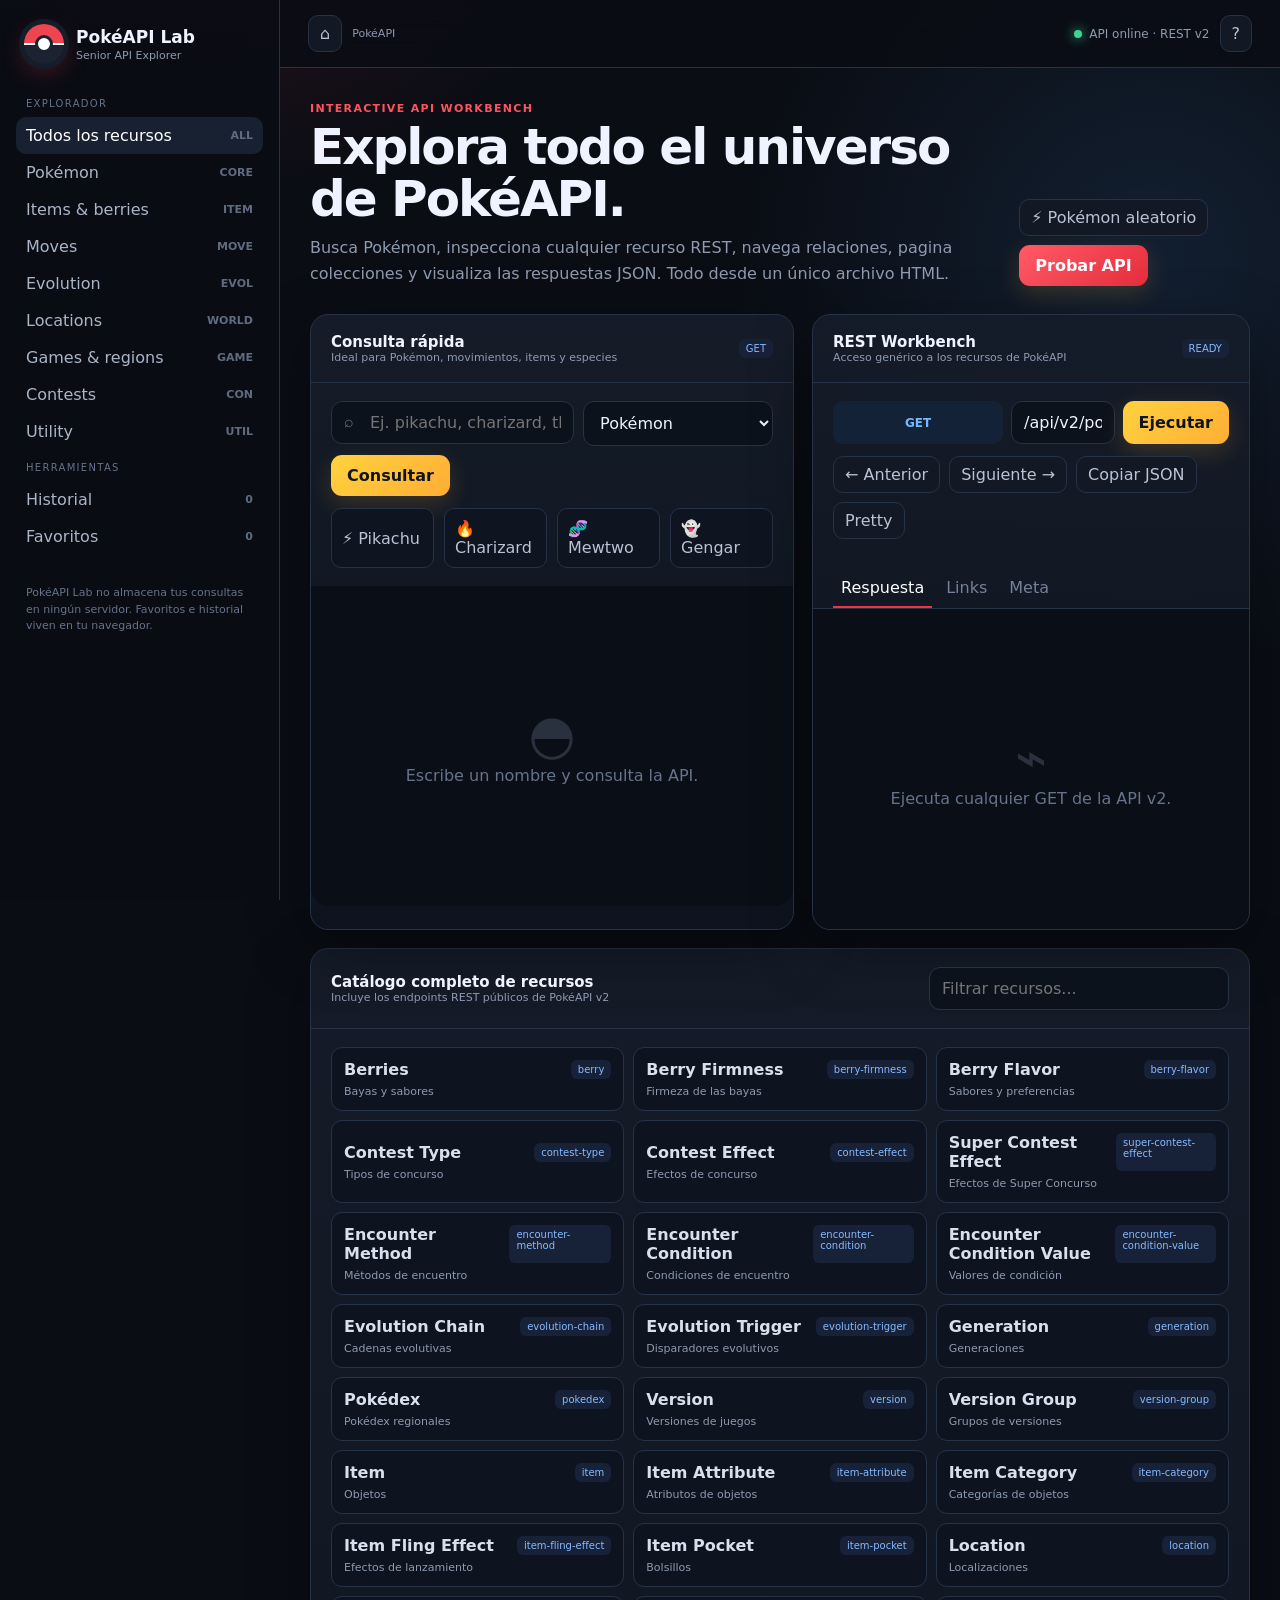
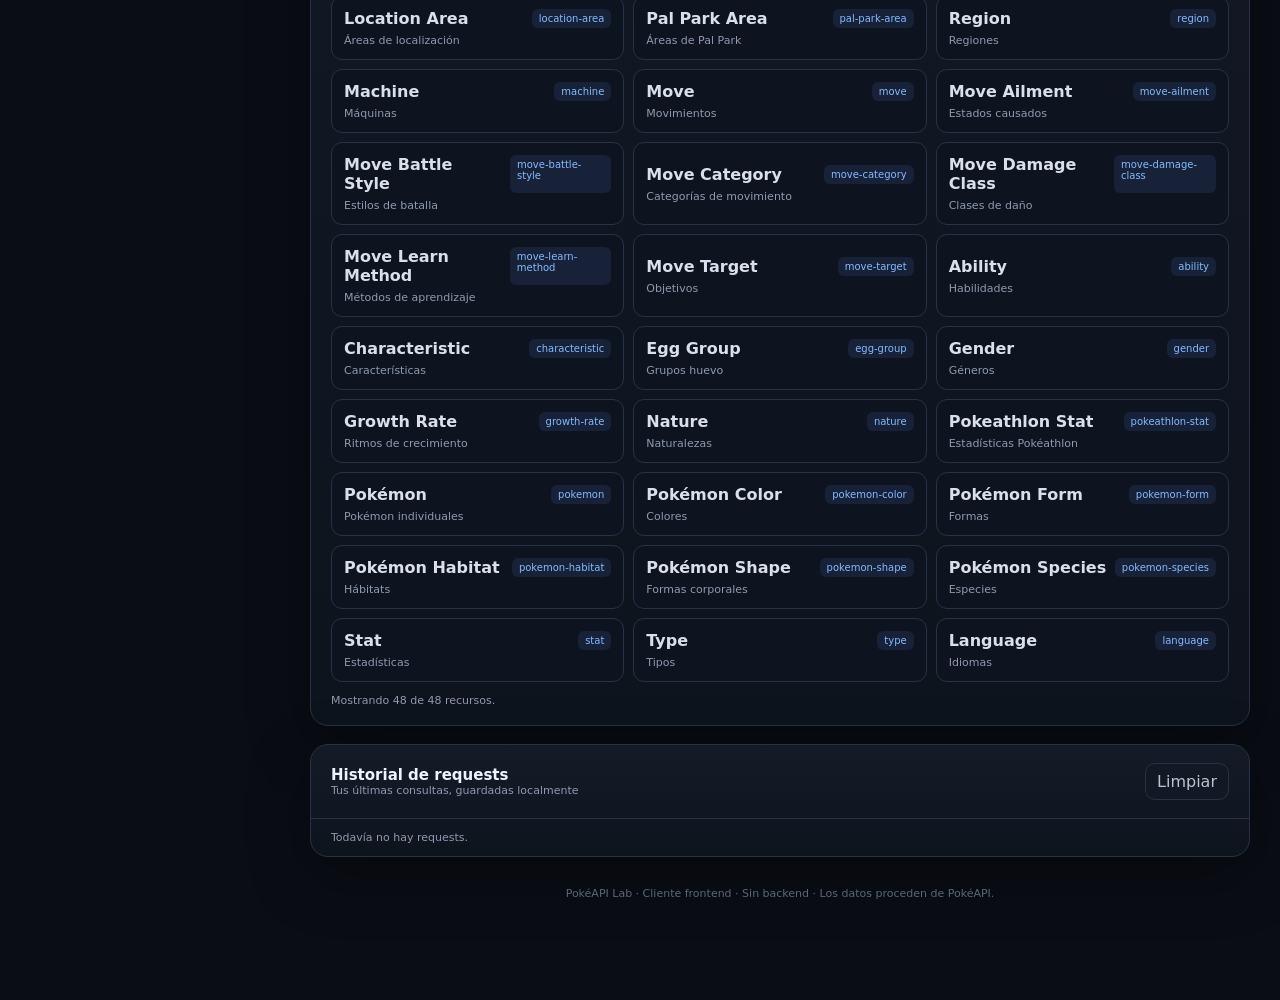
<file: index.html>
<!DOCTYPE html>
<html lang="es">
<head>
<meta charset="UTF-8">
<meta name="viewport" content="width=device-width, initial-scale=1.0">
<title>PokéAPI Lab — API Explorer</title>
<meta name="description" content="Explorador completo y visual de PokéAPI: recursos, búsquedas, paginación, JSON, historial y favoritos.">
<style>
:root{
  --bg:#0a0d14; --panel:#111722; --panel2:#151c29; --border:#263246;
  --text:#eef3ff; --muted:#8e9ab0; --red:#ef3340; --red2:#ff5360;
  --yellow:#ffd23f; --blue:#4da3ff; --green:#42d392; --purple:#a98cff;
  --shadow:0 18px 60px rgba(0,0,0,.35); --radius:18px;
}
*{box-sizing:border-box}
html{scroll-behavior:smooth}
body{
  margin:0;background:
  radial-gradient(circle at 15% -10%,rgba(239,51,64,.18),transparent 30rem),
  radial-gradient(circle at 90% 10%,rgba(77,163,255,.12),transparent 26rem),var(--bg);
  color:var(--text);font-family:Inter,ui-sans-serif,system-ui,-apple-system,BlinkMacSystemFont,"Segoe UI",sans-serif;
}
button,input,select{font:inherit}
button{cursor:pointer}
.app{min-height:100vh;display:grid;grid-template-columns:280px 1fr}
.sidebar{
  position:sticky;top:0;height:100vh;overflow:auto;border-right:1px solid var(--border);
  background:rgba(10,13,20,.88);backdrop-filter:blur(18px);padding:22px 16px;
}
.brand{display:flex;align-items:center;gap:12px;margin:2px 8px 22px}
.ball{
  width:40px;height:40px;border-radius:50%;position:relative;
  background:linear-gradient(#f04450 0 47%,#f3f6fb 47% 53%,#1b2330 53%);
  box-shadow:0 0 0 5px #161d2a,0 8px 25px rgba(239,51,64,.28);
}
.ball:after{content:"";position:absolute;width:12px;height:12px;border-radius:50%;background:#fff;border:3px solid #1b2330;left:11px;top:11px}
.brand strong{font-size:17px}.brand span{display:block;color:var(--muted);font-size:11px;margin-top:2px}
.nav-title{font-size:10px;text-transform:uppercase;letter-spacing:.13em;color:#65738b;padding:12px 10px 8px}
.nav-btn{
  width:100%;border:0;background:transparent;color:#aab5c8;text-align:left;padding:9px 10px;border-radius:10px;
  display:flex;align-items:center;justify-content:space-between;transition:.18s
}
.nav-btn:hover,.nav-btn.active{background:#182131;color:#fff}.nav-btn b{font-size:11px;color:#5f6c80}
.sidebar-footer{margin-top:20px;padding:10px;color:#65738b;font-size:11px;line-height:1.5}
.main{min-width:0}
.topbar{
  position:sticky;top:0;z-index:10;height:68px;border-bottom:1px solid var(--border);
  background:rgba(10,13,20,.82);backdrop-filter:blur(18px);display:flex;align-items:center;gap:10px;padding:0 28px;
}
.api-status{display:flex;align-items:center;gap:7px;color:var(--muted);font-size:12px;margin-left:auto}
.dot{width:8px;height:8px;border-radius:50%;background:var(--green);box-shadow:0 0 12px var(--green)}
.icon-btn,.ghost{
  border:1px solid var(--border);background:#121925;color:#b9c3d4;border-radius:10px;padding:8px 11px
}
.icon-btn:hover,.ghost:hover{border-color:#40506b;color:#fff}
.content{max-width:1500px;margin:0 auto;padding:34px 30px 70px}
.hero{display:flex;justify-content:space-between;gap:24px;align-items:end;margin-bottom:28px}
.eyebrow{color:var(--red2);font-weight:800;letter-spacing:.12em;text-transform:uppercase;font-size:11px}
h1{font-size:clamp(30px,4vw,50px);line-height:1.03;margin:7px 0 10px;letter-spacing:-.04em}
.hero p{color:var(--muted);max-width:720px;margin:0;line-height:1.6}
.hero-actions{display:flex;gap:9px;flex-wrap:wrap}
.card{
  background:linear-gradient(180deg,rgba(21,28,41,.95),rgba(14,20,30,.96));
  border:1px solid var(--border);border-radius:var(--radius);box-shadow:var(--shadow)
}
.grid{display:grid;grid-template-columns:1.05fr .95fr;gap:18px}
.card-head{padding:18px 20px;border-bottom:1px solid var(--border);display:flex;justify-content:space-between;gap:15px;align-items:center}
.card-head h2{font-size:15px;margin:0}.sub{font-size:11px;color:var(--muted)}
.controls{padding:18px 20px}
.row{display:flex;gap:9px;flex-wrap:wrap}
.input,.select{
  width:100%;border:1px solid var(--border);background:#0c121c;color:#edf3ff;padding:11px 12px;border-radius:11px;outline:0
}
.input:focus,.select:focus{border-color:#4c6385;box-shadow:0 0 0 3px rgba(77,163,255,.08)}
.search-wrap{position:relative;flex:1;min-width:220px}
.search-wrap .input{padding-left:38px}
.search-icon{position:absolute;left:13px;top:11px;color:#65738b}
.primary{
  border:0;border-radius:11px;padding:11px 16px;color:#10141c;font-weight:800;
  background:linear-gradient(135deg,#ffd23f,#ffae35);box-shadow:0 8px 24px rgba(255,174,53,.18)
}
.primary:hover{transform:translateY(-1px)}
.red-btn{background:linear-gradient(135deg,#ff5a66,#e72e3c);color:#fff}
.quick{display:grid;grid-template-columns:repeat(4,1fr);gap:10px;margin-top:12px}
.quick button{border:1px solid var(--border);background:#0e1520;color:#b9c3d4;padding:10px;border-radius:10px;text-align:left}
.quick button:hover{border-color:#475a78;color:#fff}
.result{
  min-height:320px;max-height:680px;overflow:auto;padding:18px 20px;
  background:#0a0f17;border-radius:0 0 var(--radius) var(--radius)
}
.empty{min-height:280px;display:grid;place-items:center;text-align:center;color:#65738b}
.empty .poke{font-size:54px;opacity:.35}
pre{margin:0;font:12px/1.65 "SFMono-Regular",Consolas,monospace;color:#c9d4e8;white-space:pre-wrap;word-break:break-word}
.json-key{color:#82b6ff}.json-string{color:#9be6a8}.json-number{color:#ffd27d}
.endpoint-bar{display:grid;grid-template-columns:170px 1fr auto;gap:8px;margin-bottom:12px}
.method{display:grid;place-items:center;border-radius:10px;background:#142237;color:#75b8ff;font-weight:900;font-size:12px}
.endpoint{font:12px monospace;color:#aebbd0;background:#0c121c;border:1px solid var(--border);padding:11px;border-radius:10px;overflow:hidden;text-overflow:ellipsis;white-space:nowrap}
.small{font-size:11px;color:var(--muted)}
.stats{display:grid;grid-template-columns:repeat(4,1fr);gap:10px;margin-top:12px}
.stat{background:#0e1520;border:1px solid var(--border);padding:13px;border-radius:12px}.stat b{display:block;font-size:20px}.stat span{font-size:10px;color:var(--muted)}
.pokemon-card{display:grid;grid-template-columns:160px 1fr;gap:22px;align-items:center}
.poke-art{height:180px;border-radius:18px;background:radial-gradient(circle,#24324b,#101722);display:grid;place-items:center}
.poke-art img{width:155px;height:155px;image-rendering:auto;filter:drop-shadow(0 16px 15px rgba(0,0,0,.45))}
.poke-name{font-size:29px;font-weight:900;text-transform:capitalize}.id{color:#64738a;font-family:monospace}
.types{display:flex;gap:7px;margin:9px 0 16px}.type{padding:5px 10px;border-radius:999px;font-size:11px;font-weight:800;text-transform:uppercase;background:#263246}
.statbar{display:grid;grid-template-columns:75px 1fr 34px;gap:8px;align-items:center;font-size:11px;margin:7px 0}.bar{height:6px;background:#222d3e;border-radius:99px;overflow:hidden}.bar i{display:block;height:100%;background:linear-gradient(90deg,#4da3ff,#a98cff);border-radius:99px}
.history{display:flex;flex-direction:column;gap:6px;max-height:250px;overflow:auto;padding:12px 20px}
.history-item{border:1px solid var(--border);background:#0d141f;border-radius:9px;padding:9px;display:flex;justify-content:space-between;gap:10px;align-items:center}
.history-item button{background:none;border:0;color:#9ba9bd;text-align:left;flex:1}
.badge{font-size:10px;padding:4px 7px;border-radius:6px;background:#172238;color:#86baff}
.tabs{display:flex;gap:6px;overflow:auto;padding:12px 20px 0;border-bottom:1px solid var(--border)}
.tab{border:0;background:none;color:#748198;padding:9px 8px;border-bottom:2px solid transparent;white-space:nowrap}.tab.active{color:#fff;border-color:var(--red)}
.detail{padding:18px 20px}.detail-grid{display:grid;grid-template-columns:repeat(3,1fr);gap:9px}.kv{padding:10px;background:#0d141f;border:1px solid var(--border);border-radius:10px}.kv span{font-size:10px;color:#6f7d91}.kv b{display:block;font-size:12px;margin-top:3px;word-break:break-word}
.footer{color:#59677b;text-align:center;font-size:11px;padding:30px}
@media(max-width:1050px){.app{grid-template-columns:230px 1fr}.grid{grid-template-columns:1fr}.quick{grid-template-columns:repeat(2,1fr)}}
@media(max-width:760px){.app{display:block}.sidebar{display:none}.topbar{padding:0 15px}.content{padding:22px 14px 50px}.hero{display:block}.hero-actions{margin-top:15px}.pokemon-card{grid-template-columns:1fr}.endpoint-bar{grid-template-columns:1fr}.method{padding:9px}.stats{grid-template-columns:repeat(2,1fr)}}
</style>
</head>
<body>
<div class="app">
<aside class="sidebar">
  <div class="brand"><div class="ball"></div><div><strong>PokéAPI Lab</strong><span>Senior API Explorer</span></div></div>
  <div class="nav-title">Explorador</div>
  <button class="nav-btn active" data-group="all">Todos los recursos <b>ALL</b></button>
  <button class="nav-btn" data-group="pokemon">Pokémon <b>CORE</b></button>
  <button class="nav-btn" data-group="items">Items & berries <b>ITEM</b></button>
  <button class="nav-btn" data-group="moves">Moves <b>MOVE</b></button>
  <button class="nav-btn" data-group="evolution">Evolution <b>EVOL</b></button>
  <button class="nav-btn" data-group="locations">Locations <b>WORLD</b></button>
  <button class="nav-btn" data-group="games">Games & regions <b>GAME</b></button>
  <button class="nav-btn" data-group="contests">Contests <b>CON</b></button>
  <button class="nav-btn" data-group="utility">Utility <b>UTIL</b></button>
  <div class="nav-title">Herramientas</div>
  <button class="nav-btn" id="navHistory">Historial <b id="historyCount">0</b></button>
  <button class="nav-btn" id="navFavs">Favoritos <b id="favCount">0</b></button>
  <div class="sidebar-footer">PokéAPI Lab no almacena tus consultas en ningún servidor. Favoritos e historial viven en tu navegador.</div>
</aside>

<main class="main">
<header class="topbar">
  <button class="icon-btn" id="mobileHome">⌂</button>
  <span class="small">PokéAPI</span>
  <div class="api-status"><i class="dot"></i> API online · REST v2</div>
  <button class="icon-btn" id="themeInfo" title="Información">?</button>
</header>

<section class="content">
  <div class="hero">
    <div>
      <div class="eyebrow">Interactive API Workbench</div>
      <h1>Explora todo el universo de PokéAPI.</h1>
      <p>Busca Pokémon, inspecciona cualquier recurso REST, navega relaciones, pagina colecciones y visualiza las respuestas JSON. Todo desde un único archivo HTML.</p>
    </div>
    <div class="hero-actions">
      <button class="ghost" id="randomBtn">⚡ Pokémon aleatorio</button>
      <button class="primary red-btn" id="healthBtn">Probar API</button>
    </div>
  </div>

  <div class="grid">
    <section class="card">
      <div class="card-head"><div><h2>Consulta rápida</h2><div class="sub">Ideal para Pokémon, movimientos, items y especies</div></div><span class="badge">GET</span></div>
      <div class="controls">
        <div class="row">
          <div class="search-wrap">
            <span class="search-icon">⌕</span>
            <input id="quickInput" class="input" placeholder="Ej. pikachu, charizard, thunderbolt..." autocomplete="off">
          </div>
          <select id="quickType" class="select" style="max-width:190px">
            <option value="pokemon">Pokémon</option>
            <option value="pokemon-species">Especie</option>
            <option value="move">Movimiento</option>
            <option value="ability">Habilidad</option>
            <option value="item">Item</option>
            <option value="berry">Baya</option>
            <option value="location">Localización</option>
            <option value="type">Tipo</option>
            <option value="generation">Generación</option>
          </select>
          <button class="primary" id="quickBtn">Consultar</button>
        </div>
        <div class="quick">
          <button data-q="pikachu">⚡ Pikachu</button><button data-q="charizard">🔥 Charizard</button>
          <button data-q="mewtwo">🧬 Mewtwo</button><button data-q="gengar">👻 Gengar</button>
        </div>
        <div id="quickStats" class="stats" style="display:none"></div>
      </div>
      <div id="quickResult" class="result"><div class="empty"><div><div class="poke">◓</div><div>Escribe un nombre y consulta la API.</div></div></div></div>
    </section>

    <section class="card">
      <div class="card-head"><div><h2>REST Workbench</h2><div class="sub">Acceso genérico a los recursos de PokéAPI</div></div><span id="workbenchBadge" class="badge">READY</span></div>
      <div class="controls">
        <div class="endpoint-bar">
          <div class="method">GET</div>
          <input id="pathInput" class="input" value="/api/v2/pokemon?limit=20&offset=0" spellcheck="false">
          <button class="primary" id="runBtn">Ejecutar</button>
        </div>
        <div class="row">
          <button class="ghost" id="prevBtn">← Anterior</button>
          <button class="ghost" id="nextBtn">Siguiente →</button>
          <button class="ghost" id="copyBtn">Copiar JSON</button>
          <button class="ghost" id="prettyBtn">Pretty</button>
        </div>
      </div>
      <div class="tabs"><button class="tab active" data-tab="response">Respuesta</button><button class="tab" data-tab="links">Links</button><button class="tab" data-tab="meta">Meta</button></div>
      <div id="workResult" class="result"><div class="empty"><div><div class="poke">⌁</div><div>Ejecuta cualquier GET de la API v2.</div></div></div></div>
    </section>
  </div>

  <section class="card" style="margin-top:18px">
    <div class="card-head">
      <div><h2>Catálogo completo de recursos</h2><div class="sub">Incluye los endpoints REST públicos de PokéAPI v2</div></div>
      <input id="resourceFilter" class="input" style="max-width:300px" placeholder="Filtrar recursos...">
    </div>
    <div id="resourceList" class="detail"></div>
  </section>

  <section class="card" id="historyCard" style="margin-top:18px">
    <div class="card-head"><div><h2>Historial de requests</h2><div class="sub">Tus últimas consultas, guardadas localmente</div></div><button class="ghost" id="clearHistory">Limpiar</button></div>
    <div id="history" class="history"><div class="small">Todavía no hay requests.</div></div>
  </section>

  <div class="footer">PokéAPI Lab · Cliente frontend · Sin backend · Los datos proceden de PokéAPI.</div>
</section>
</main>
</div>

<script>
const API = "https://pokeapi.co";
const resources = [
  ["berry","Berries","berry","items","Bayas y sabores"],
  ["berry-firmness","Berry Firmness","berry-firmness","items","Firmeza de las bayas"],
  ["berry-flavor","Berry Flavor","berry-flavor","items","Sabores y preferencias"],
  ["contest-type","Contest Type","contest-type","contests","Tipos de concurso"],
  ["contest-effect","Contest Effect","contest-effect","contests","Efectos de concurso"],
  ["super-contest-effect","Super Contest Effect","super-contest-effect","contests","Efectos de Super Concurso"],
  ["encounter-method","Encounter Method","encounter-method","utility","Métodos de encuentro"],
  ["encounter-condition","Encounter Condition","encounter-condition","utility","Condiciones de encuentro"],
  ["encounter-condition-value","Encounter Condition Value","encounter-condition-value","utility","Valores de condición"],
  ["evolution-chain","Evolution Chain","evolution-chain","evolution","Cadenas evolutivas"],
  ["evolution-trigger","Evolution Trigger","evolution-trigger","evolution","Disparadores evolutivos"],
  ["generation","Generation","generation","games","Generaciones"],
  ["pokedex","Pokédex","pokedex","games","Pokédex regionales"],
  ["version","Version","version","games","Versiones de juegos"],
  ["version-group","Version Group","version-group","games","Grupos de versiones"],
  ["item","Item","item","items","Objetos"],
  ["item-attribute","Item Attribute","item-attribute","items","Atributos de objetos"],
  ["item-category","Item Category","item-category","items","Categorías de objetos"],
  ["item-fling-effect","Item Fling Effect","item-fling-effect","items","Efectos de lanzamiento"],
  ["item-pocket","Item Pocket","item-pocket","items","Bolsillos"],
  ["location","Location","location","locations","Localizaciones"],
  ["location-area","Location Area","location-area","locations","Áreas de localización"],
  ["pal-park-area","Pal Park Area","pal-park-area","locations","Áreas de Pal Park"],
  ["region","Region","region","locations","Regiones"],
  ["machine","Machine","machine","utility","Máquinas"],
  ["move","Move","move","moves","Movimientos"],
  ["move-ailment","Move Ailment","move-ailment","moves","Estados causados"],
  ["move-battle-style","Move Battle Style","move-battle-style","moves","Estilos de batalla"],
  ["move-category","Move Category","move-category","moves","Categorías de movimiento"],
  ["move-damage-class","Move Damage Class","move-damage-class","moves","Clases de daño"],
  ["move-learn-method","Move Learn Method","move-learn-method","moves","Métodos de aprendizaje"],
  ["move-target","Move Target","move-target","moves","Objetivos"],
  ["ability","Ability","ability","pokemon","Habilidades"],
  ["characteristic","Characteristic","characteristic","pokemon","Características"],
  ["egg-group","Egg Group","egg-group","pokemon","Grupos huevo"],
  ["gender","Gender","gender","pokemon","Géneros"],
  ["growth-rate","Growth Rate","growth-rate","pokemon","Ritmos de crecimiento"],
  ["nature","Nature","nature","pokemon","Naturalezas"],
  ["pokeathlon-stat","Pokeathlon Stat","pokeathlon-stat","pokemon","Estadísticas Pokéathlon"],
  ["pokemon","Pokémon","pokemon","pokemon","Pokémon individuales"],
  ["pokemon-color","Pokémon Color","pokemon-color","pokemon","Colores"],
  ["pokemon-form","Pokémon Form","pokemon-form","pokemon","Formas"],
  ["pokemon-habitat","Pokémon Habitat","pokemon-habitat","pokemon","Hábitats"],
  ["pokemon-shape","Pokémon Shape","pokemon-shape","pokemon","Formas corporales"],
  ["pokemon-species","Pokémon Species","pokemon-species","pokemon","Especies"],
  ["stat","Stat","stat","pokemon","Estadísticas"],
  ["type","Type","type","pokemon","Tipos"],
  ["language","Language","language","utility","Idiomas"]
];

const state = {
  lastJson:null, lastPath:"", lastList:null, pretty:true,
  history: JSON.parse(localStorage.getItem("pokeapi-lab-history")||"[]"),
  favs: JSON.parse(localStorage.getItem("pokeapi-lab-favs")||"[]")
};

const $ = s => document.querySelector(s);
const $$ = s => [...document.querySelectorAll(s)];

function esc(s){return String(s).replace(/[&<>"']/g,c=>({"&":"&amp;","<":"&lt;",">":"&gt;",'"':"&quot;","'":"&#039;"}[c]))}
function prettyJSON(obj){
  return JSON.stringify(obj,null,2)
    .replace(/("(?:\\.|[^"\\])*")\s*:/g,'<span class="json-key">$1</span>:')
    .replace(/("(?:\\.|[^"\\])*")/g,'<span class="json-string">$1</span>')
    .replace(/\b(-?\d+(?:\.\d+)?)\b/g,'<span class="json-number">$1</span>');
}
function save(){
  localStorage.setItem("pokeapi-lab-history",JSON.stringify(state.history.slice(0,30)));
  localStorage.setItem("pokeapi-lab-favs",JSON.stringify(state.favs));
  $("#historyCount").textContent=state.history.length;
  $("#favCount").textContent=state.favs.length;
}
function addHistory(path,status){
  state.history = [{path,status,time:new Date().toLocaleTimeString(),id:Date.now()},...state.history.filter(x=>x.path!==path)].slice(0,30);
  save(); renderHistory();
}
function renderHistory(){
  const el=$("#history");
  if(!state.history.length){el.innerHTML='<div class="small">Todavía no hay requests.</div>';return}
  el.innerHTML=state.history.map(x=>`<div class="history-item"><button data-history="${esc(x.path)}"><span class="badge">${x.status||"GET"}</span> <code>${esc(x.path)}</code><br><span class="small">${x.time}</span></button><span>↗️</span></div>`).join("");
  $$("#history [data-history]").forEach(b=>b.onclick=()=>{ $("#pathInput").value=b.dataset.history; runWorkbench(); window.scrollTo({top:0,behavior:"smooth"});});
}
function renderResources(filter="",group="all"){
  const f=filter.toLowerCase();
  const list=resources.filter(r=>(group==="all"||r[3]===group)&&(!f||r.join(" ").toLowerCase().includes(f)));
  $("#resourceList").innerHTML = `<div style="display:grid;grid-template-columns:repeat(auto-fill,minmax(230px,1fr));gap:9px">${
    list.map(r=>`<button class="quick-resource" data-path="/api/v2/${r[2]}" style="border:1px solid var(--border);background:#0d141f;color:#d8e0ee;text-align:left;padding:12px;border-radius:11px">
      <div style="display:flex;justify-content:space-between;gap:8px"><strong>${r[1]}</strong><span class="badge">${r[2]}</span></div>
      <div class="small" style="margin-top:6px">${r[4]}</div>
    </button>`).join("")
  }</div><div class="small" style="margin-top:12px">Mostrando ${list.length} de ${resources.length} recursos.</div>`;
  $$(".quick-resource").forEach(b=>b.onclick=()=>{ $("#pathInput").value=b.dataset.path+"?limit=20"; runWorkbench();});
}
async function fetchJSON(path){
  const normalized=path.startsWith("http")?path:API+(path.startsWith("/")?path:"/"+path);
  const t=performance.now();
  const res=await fetch(normalized,{headers:{"Accept":"application/json"}});
  const ms=Math.round(performance.now()-t);
  let data;
  try{data=await res.json()}catch{data={error:"La respuesta no es JSON"}}
  return {res,data,ms,url:normalized};
}
function setLoading(el,msg="Consultando PokéAPI..."){
  el.innerHTML=`<div class="empty"><div><div class="poke">◌</div><div>${msg}</div></div></div>`;
}
async function runQuick(nameOverride){
  const name=(nameOverride||$("#quickInput").value).trim().toLowerCase();
  if(!name)return;
  $("#quickInput").value=name;
  const type=$("#quickType").value;
  const path=`/api/v2/${type}/${encodeURIComponent(name)}`;
  setLoading($("#quickResult"));
  try{
    const {res,data,ms}=await fetchJSON(path);
    addHistory(path,res.status);
    if(!res.ok){$("#quickResult").innerHTML=`<div class="empty"><div><div style="font-size:38px">⚠</div><b>${res.status}</b><div class="small">${esc(data.detail||data.message||"Recurso no encontrado")}</div></div></div>`;return}
    if(type==="pokemon") renderPokemon(data,ms);
    else renderGeneric(data,ms,$("#quickResult"));
  }catch(e){$("#quickResult").innerHTML=`<div class="empty"><div>❌ ${esc(e.message)}</div></div>`}
}
function renderPokemon(p,ms){
  const fav=state.favs.includes(`pokemon:${p.id}`);
  const stats=p.stats||[];
  $("#quickStats").style.display="grid";
  $("#quickStats").innerHTML=`<div class="stat"><b>${p.base_experience??"—"}</b><span>BASE XP</span></div><div class="stat"><b>${p.height/10} m</b><span>ALTURA</span></div><div class="stat"><b>${p.weight/10} kg</b><span>PESO</span></div><div class="stat"><b>${p.moves?.length||0}</b><span>MOVIMIENTOS</span></div>`;
  $("#quickResult").innerHTML=`<div class="detail">
    <div class="pokemon-card">
      <div class="poke-art"><img src="${esc(p.sprites?.other?.["official-artwork"]?.front_default||p.sprites?.front_default||"")}" alt="${esc(p.name)}"></div>
      <div>
        <div><span class="id">#${String(p.id).padStart(4,"0")}</span></div>
        <div class="poke-name">${esc(p.name)}</div>
        <div class="types">${p.types.map(t=>`<span class="type">${esc(t.type.name)}</span>`).join("")}</div>
        <button class="ghost" id="favPokemon">${fav?"★ Quitar favorito":"☆ Añadir a favoritos"}</button>
        <span class="small" style="margin-left:8px">${ms} ms</span>
      </div>
    </div>
    <h3 style="margin:24px 0 10px;font-size:13px">Estadísticas base</h3>
    ${stats.map(s=>`<div class="statbar"><span>${esc(s.stat.name)}</span><div class="bar"><i style="width:${Math.min(100,s.base_stat/2)}%"></i></div><b>${s.base_stat}</b></div>`).join("")}
    <div class="detail-grid" style="margin-top:18px">
      <div class="kv"><span>Abilities</span><b>${p.abilities.map(a=>esc(a.ability.name)).join(", ")}</b></div>
      <div class="kv"><span>Species</span><b>${esc(p.species?.name||"—")}</b></div>
      <div class="kv"><span>Sprites</span><b>${Object.keys(p.sprites||{}).filter(k=>p.sprites[k]).length} disponibles</b></div>
    </div>
  </div>`;
  $("#favPokemon").onclick=()=>{
    const key=`pokemon:${p.id}`;
    if(state.favs.includes(key))state.favs=state.favs.filter(x=>x!==key);else state.favs.push(key);
    save(); renderPokemon(p,ms);
  };
}
function renderGeneric(data,ms,el){
  if(data.results){
    state.lastList=data;
    el.innerHTML=`<div class="detail"><div class="small">Resultados: ${data.count??"—"} · Tiempo: ${ms} ms</div>
    <div style="display:grid;gap:7px;margin-top:12px">${data.results.map((x,i)=>`<button class="history-item api-link" data-url="${esc(x.url)}"><span><b>${String(i+1).padStart(2,"0")}</b> &nbsp; ${esc(x.name||x.url)}</span><span>→</span></button>`).join("")}</div></div>`;
    el.querySelectorAll(".api-link").forEach(b=>b.onclick=()=>{const u=new URL(b.dataset.url);$("#pathInput").value=u.pathname+u.search;runWorkbench()});
  }else{
    el.innerHTML=`<div class="detail"><div class="small">Respuesta recibida en ${ms} ms</div><pre style="margin-top:12px">${prettyJSON(data)}</pre></div>`;
  }
}
async function runWorkbench(){
  let path=$("#pathInput").value.trim();
  if(!path)return;
  if(path.startsWith(API))path=path.slice(API.length);
  if(!path.startsWith("/"))path="/"+path;
  $("#pathInput").value=path;
  setLoading($("#workResult"));
  $("#workbenchBadge").textContent="LOADING";
  try{
    const {res,data,ms,url}=await fetchJSON(path);
    state.lastJson=data;state.lastPath=path;addHistory(path,res.status);
    $("#workbenchBadge").textContent=`${res.status} · ${ms}ms`;
    if(!res.ok){$("#workResult").innerHTML=`<div class="detail"><div class="small">HTTP ${res.status}</div><pre style="margin-top:12px">${prettyJSON(data)}</pre></div>`;return}
    renderGeneric(data,ms,$("#workResult"));
  }catch(e){$("#workbenchBadge").textContent="ERROR";$("#workResult").innerHTML=`<div class="empty"><div>❌ ${esc(e.message)}<br><span class="small">Comprueba tu conexión y que el endpoint sea válido.</span></div></div>`}
}
function randomPokemon(){runQuick(String(Math.floor(Math.random()*1025)+1))}
async function health(){
  $("#healthBtn").textContent="Probando…";
  try{
    const {res,ms}=await fetchJSON("/api/v2/pokemon-species/1");
    $("#healthBtn").textContent=res.ok?`✓ API ${ms}ms`:"⚠ API";
    setTimeout(()=>$("#healthBtn").textContent="Probar API",1800);
  }catch{$("#healthBtn").textContent="Sin conexión";setTimeout(()=>$("#healthBtn").textContent="Probar API",1800)}
}
$("#quickBtn").onclick=()=>runQuick();
$("#quickInput").onkeydown=e=>{if(e.key==="Enter")runQuick()};
$$(".quick button").forEach(b=>b.onclick=()=>runQuick(b.dataset.q));
$("#runBtn").onclick=runWorkbench;
$("#pathInput").onkeydown=e=>{if(e.key==="Enter")runWorkbench()};
$("#randomBtn").onclick=randomPokemon;
$("#healthBtn").onclick=health;
$("#copyBtn").onclick=async()=>{if(state.lastJson){await navigator.clipboard.writeText(JSON.stringify(state.lastJson,null,2));$("#copyBtn").textContent="✓ Copiado";setTimeout(()=>$("#copyBtn").textContent="Copiar JSON",1200)}};
$("#prettyBtn").onclick=()=>{state.pretty=!state.pretty;if(state.lastJson)$("#workResult").innerHTML=`<div class="detail"><pre>${state.pretty?prettyJSON(state.lastJson):esc(JSON.stringify(state.lastJson))}</pre></div>`};
$("#prevBtn").onclick=()=>{if(state.lastJson?.previous){const u=new URL(state.lastJson.previous);$("#pathInput").value=u.pathname+u.search;runWorkbench()}};
$("#nextBtn").onclick=()=>{if(state.lastJson?.next){const u=new URL(state.lastJson.next);$("#pathInput").value=u.pathname+u.search;runWorkbench()}};
$("#resourceFilter").oninput=e=>renderResources(e.target.value,$(".nav-btn.active")?.dataset.group||"all");
$$(".nav-btn[data-group]").forEach(b=>b.onclick=()=>{
  $$(".nav-btn[data-group]").forEach(x=>x.classList.remove("active"));b.classList.add("active");
  renderResources($("#resourceFilter").value,b.dataset.group);
  document.querySelector("#resourceList").scrollIntoView({behavior:"smooth",block:"start"});
});
$("#clearHistory").onclick=()=>{state.history=[];save();renderHistory()};
$("#navHistory").onclick=()=>$("#historyCard").scrollIntoView({behavior:"smooth"});
$("#navFavs").onclick=()=>{
  if(!state.favs.length){alert("Todavía no tienes favoritos.");return}
  alert("Favoritos: "+state.favs.join(", "));
};
$("#themeInfo").onclick=()=>alert("PokéAPI Lab usa directamente https://pokeapi.co/api/v2. No necesitas backend: el navegador realiza las peticiones REST.");
$("#mobileHome").onclick=()=>window.scrollTo({top:0,behavior:"smooth"});

renderResources();renderHistory();save();
</script>
</body>
</html>
</file>
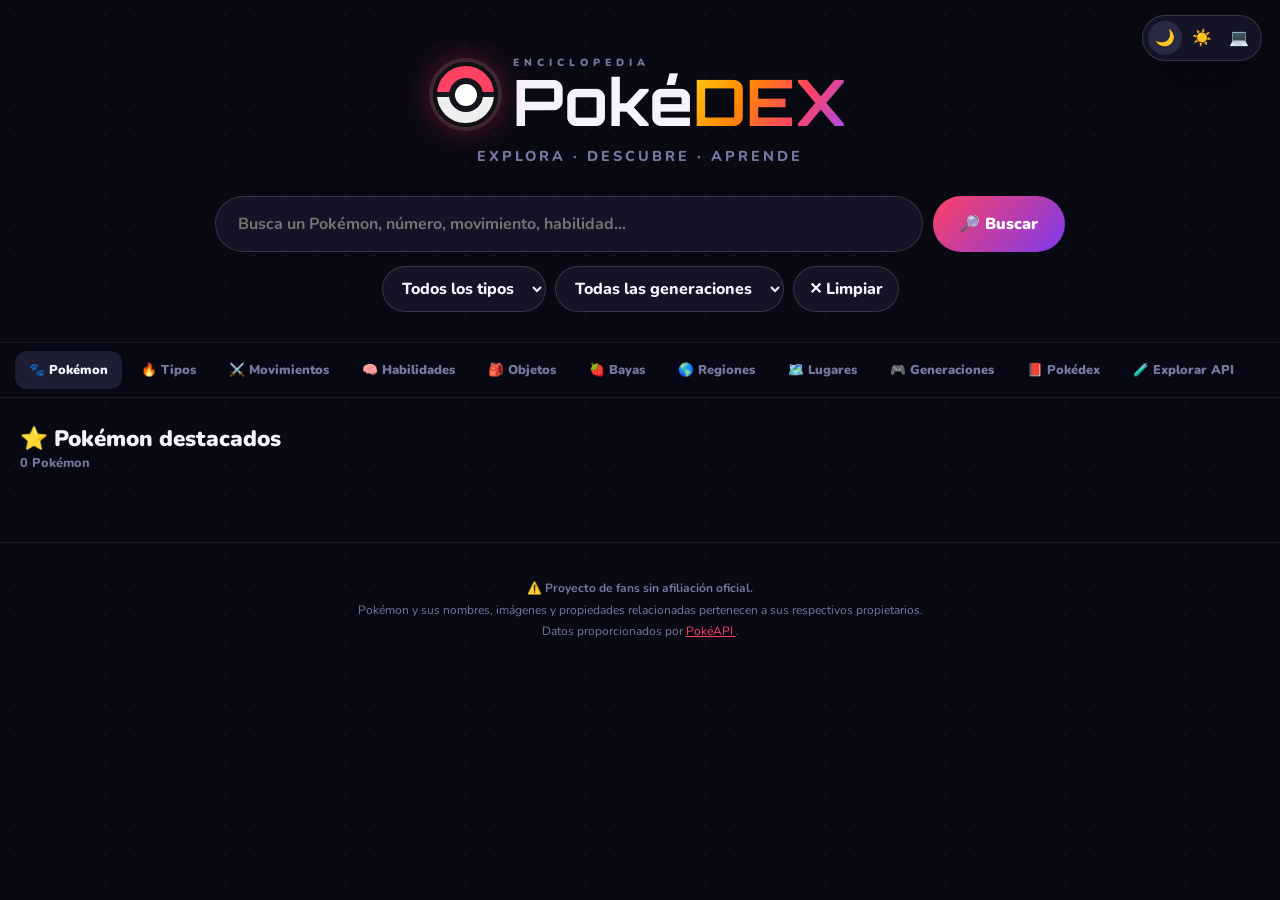
<file: pokedex3.html>
<!DOCTYPE html>
<html lang="es" data-theme="dark">
<head>
<meta charset="UTF-8">
<meta name="viewport" content="width=device-width, initial-scale=1.0">
<title>PokéDex ES — Enciclopedia Pokémon</title>
<link href="https://fonts.googleapis.com/css2?family=Nunito:wght@400;600;700;800;900&family=Orbitron:wght@700;900&display=swap" rel="stylesheet">
<style>
:root{
  --radius:20px;
  --bg:#090914;
  --surface:#141426;
  --surface2:#1d1d34;
  --surface3:#292944;
  --border:rgba(255,255,255,.08);
  --border2:rgba(255,255,255,.14);
  --text:#f4f4ff;
  --text2:#b8b8dc;
  --muted:#77779f;
  --accent:#ff4264;
  --accent2:#ffd21a;
  --accent3:#7c3aed;
  --danger:#ff5577;
  --success:#58d68d;
  --shadow:0 25px 70px rgba(0,0,0,.35);
}
[data-theme="light"]{
  --bg:#f1f1ff;
  --surface:#fff;
  --surface2:#f0f0ff;
  --surface3:#e6e6fb;
  --border:rgba(0,0,0,.07);
  --border2:rgba(0,0,0,.13);
  --text:#191934;
  --text2:#55557c;
  --muted:#8a8aaa;
  --accent:#e00042;
  --accent2:#b88600;
  --accent3:#6428d4;
  --shadow:0 25px 70px rgba(40,40,100,.16);
}
*{
  box-sizing:border-box;
  margin:0;
  padding:0;
}
html{
  scroll-behavior:smooth;
}
body{
  font-family:'Nunito',sans-serif;
  background:var(--bg);
  color:var(--text);
  min-height:100vh;
  overflow-x:hidden;
  transition:.3s;
}
button,
input,
select{
  font:inherit;
}
button{
  cursor:pointer;
}
body:before{
  content:"";
  position:fixed;
  inset:0;
  pointer-events:none;
  z-index:-1;
  background-image:
    radial-gradient(rgba(255,255,255,.045) 1px,transparent 1px);
  background-size:30px 30px;
}
.container{
  width:min(1400px,100%);
  margin:auto;
}
/* HEADER */
.header{
  padding:55px 20px 30px;
  text-align:center;
}
.logo{
  display:flex;
  justify-content:center;
  align-items:center;
  gap:15px;
  margin-bottom:12px;
}
.ball{
  width:65px;
  height:65px;
  border-radius:50%;
  position:relative;
  background:
    linear-gradient(
      to bottom,
      #ff4164 0 45%,
      #171722 45% 55%,
      #eee 55% 100%
    );
  border:4px solid #111;
  box-shadow:
    0 0 0 4px rgba(255,255,255,.1),
    0 0 35px rgba(255,50,90,.4);
  animation:float 4s ease-in-out infinite;
}
.ball:after{
  content:"";
  position:absolute;
  width:22px;
  height:22px;
  border-radius:50%;
  background:#fff;
  border:6px solid #15151e;
  left:50%;
  top:50%;
  transform:translate(-50%,-50%);
}
@keyframes float{
  0%,100%{transform:translateY(0)}
  50%{transform:translateY(-8px)}
}
.logo-text{
  text-align:left;
}
.logo-small{
  color:var(--muted);
  font-size:.65rem;
  font-weight:900;
  letter-spacing:5px;
  text-transform:uppercase;
}
.logo h1{
  font-family:Orbitron,sans-serif;
  font-size:clamp(2.1rem,6vw,4rem);
  line-height:1;
}
.logo h1 span{
  background:linear-gradient(
    120deg,
    #ffd21a,
    #ff8a00,
    #ff4264,
    #9b4dff
  );
  -webkit-background-clip:text;
  color:transparent;
}
.subtitle{
  color:var(--muted);
  font-size:.9rem;
  font-weight:800;
  letter-spacing:3px;
  text-transform:uppercase;
}
/* THEME */
.theme{
  position:fixed;
  top:15px;
  right:18px;
  z-index:50;
  display:flex;
  gap:3px;
  padding:5px;
  background:var(--surface);
  border:1px solid var(--border2);
  border-radius:50px;
  box-shadow:var(--shadow);
}
.theme button{
  width:34px;
  height:34px;
  border:0;
  border-radius:50%;
  background:transparent;
}
.theme button.active{
  background:var(--surface3);
}
/* SEARCH */
.search-area{
  width:min(850px,100%);
  margin:30px auto 0;
}
.search-box{
  display:flex;
  gap:10px;
}
.search-box input{
  min-width:0;
  flex:1;
  padding:16px 22px;
  border-radius:50px;
  border:1px solid var(--border2);
  background:var(--surface);
  color:var(--text);
  outline:none;
  font-weight:700;
}
.search-box input:focus{
  border-color:var(--accent);
  box-shadow:0 0 0 4px rgba(255,66,100,.1);
}
.primary{
  border:0;
  padding:0 27px;
  border-radius:50px;
  background:linear-gradient(135deg,var(--accent),var(--accent3));
  color:#fff;
  font-weight:900;
  transition:.2s;
}
.primary:hover{
  transform:translateY(-2px);
  box-shadow:0 12px 30px rgba(255,66,100,.3);
}
.filters{
  display:flex;
  justify-content:center;
  flex-wrap:wrap;
  gap:9px;
  margin-top:14px;
}
.select{
  border:1px solid var(--border2);
  border-radius:50px;
  padding:10px 15px;
  background:var(--surface);
  color:var(--text);
  font-weight:800;
  outline:none;
}
/* NAV */
.nav{
  position:sticky;
  top:0;
  z-index:30;
  border-top:1px solid var(--border);
  border-bottom:1px solid var(--border);
  background:color-mix(in srgb,var(--bg) 90%,transparent);
  backdrop-filter:blur(18px);
  overflow-x:auto;
}
.nav-inner{
  width:min(1400px,100%);
  margin:auto;
  display:flex;
  gap:5px;
  padding:8px 15px;
}
.nav button{
  white-space:nowrap;
  border:0;
  background:transparent;
  color:var(--muted);
  padding:10px 14px;
  border-radius:12px;
  font-size:.8rem;
  font-weight:900;
}
.nav button:hover,
.nav button.active{
  background:var(--surface2);
  color:var(--text);
}
/* CONTENT */
.section{
  padding:25px 20px 50px;
}
.section-title{
  display:flex;
  justify-content:space-between;
  align-items:end;
  gap:15px;
  margin-bottom:20px;
}
.section-title h2{
  font-size:1.4rem;
  font-weight:900;
}
.section-title p{
  color:var(--muted);
  font-size:.8rem;
  font-weight:800;
}
/* GRID */
.grid{
  display:grid;
  grid-template-columns:repeat(auto-fill,minmax(175px,1fr));
  gap:16px;
}
.card{
  position:relative;
  overflow:hidden;
  padding:18px 13px;
  text-align:center;
  background:var(--surface);
  border:1px solid var(--border);
  border-radius:22px;
  transition:.25s;
  cursor:pointer;
}
.card:hover{
  transform:translateY(-7px);
  box-shadow:var(--shadow);
  border-color:var(--border2);
}
.card-number{
  position:absolute;
  top:11px;
  right:12px;
  color:var(--muted);
  font-family:Orbitron,sans-serif;
  font-size:.55rem;
}
.card-img{
  width:125px;
  height:125px;
  object-fit:contain;
  filter:drop-shadow(0 8px 10px rgba(0,0,0,.25));
  transition:.3s;
}
.card:hover .card-img{
  transform:scale(1.1);
}
.card-name{
  font-weight:900;
  font-size:1rem;
  margin:3px 0 9px;
  text-transform:capitalize;
}
.types{
  display:flex;
  justify-content:center;
  flex-wrap:wrap;
  gap:5px;
}
.type{
  display:inline-flex;
  padding:4px 10px;
  border-radius:50px;
  font-size:.65rem;
  font-weight:900;
}
/* LOADING */
.loading{
  min-height:250px;
  display:flex;
  align-items:center;
  justify-content:center;
}
.spinner{
  width:42px;
  height:42px;
  border:4px solid var(--surface3);
  border-top-color:var(--accent);
  border-radius:50%;
  animation:spin .7s linear infinite;
}
@keyframes spin{
  to{transform:rotate(360deg)}
}
/* EMPTY */
.empty{
  grid-column:1/-1;
  text-align:center;
  padding:80px 20px;
  color:var(--muted);
}
.empty-icon{
  font-size:4rem;
  display:block;
  margin-bottom:10px;
}
/* API EXPLORER */
.api-grid{
  display:grid;
  grid-template-columns:repeat(auto-fill,minmax(210px,1fr));
  gap:12px;
}
.api-card{
  border:1px solid var(--border);
  background:var(--surface);
  border-radius:18px;
  padding:20px;
  transition:.2s;
  cursor:pointer;
}
.api-card:hover{
  transform:translateY(-4px);
  border-color:var(--accent);
}
.api-icon{
  font-size:2rem;
  margin-bottom:8px;
}
.api-card h3{
  font-size:.95rem;
  margin-bottom:4px;
}
.api-card p{
  color:var(--muted);
  font-size:.75rem;
  line-height:1.5;
}
/* MODAL */
.overlay{
  display:none;
  position:fixed;
  inset:0;
  z-index:100;
  background:rgba(0,0,0,.65);
  backdrop-filter:blur(18px);
  align-items:center;
  justify-content:center;
  padding:15px;
}
.overlay.open{
  display:flex;
}
.modal{
  width:min(1050px,96vw);
  max-height:94vh;
  overflow:hidden;
  display:flex;
  flex-direction:column;
  background:var(--surface);
  border:1px solid var(--border2);
  border-radius:28px;
  box-shadow:0 40px 120px rgba(0,0,0,.55);
}
.modal-hero{
  position:relative;
  min-height:260px;
  display:flex;
  align-items:end;
  padding:25px 35px;
  overflow:hidden;
}
.hero-bg{
  position:absolute;
  inset:0;
}
.modal-img{
  position:relative;
  z-index:1;
  width:210px;
  height:210px;
  object-fit:contain;
  filter:drop-shadow(0 15px 25px rgba(0,0,0,.45));
}
.modal-info{
  position:relative;
  z-index:2;
  padding-bottom:20px;
  color:#fff;
}
.modal-number{
  font-family:Orbitron,sans-serif;
  font-size:.7rem;
  opacity:.65;
}
.modal-name{
  font-size:2.5rem;
  font-weight:900;
  text-transform:capitalize;
  text-shadow:0 4px 15px rgba(0,0,0,.4);
}
.close{
  position:absolute;
  top:14px;
  right:14px;
  z-index:10;
  width:38px;
  height:38px;
  border:0;
  border-radius:50%;
  background:rgba(0,0,0,.3);
  color:#fff;
  font-size:1rem;
}
.modal-tabs{
  display:flex;
  overflow-x:auto;
  background:var(--surface2);
  border-bottom:1px solid var(--border);
}
.modal-tabs button{
  border:0;
  border-bottom:3px solid transparent;
  padding:14px 18px;
  background:transparent;
  color:var(--muted);
  font-weight:900;
  white-space:nowrap;
}
.modal-tabs button.active{
  color:var(--text);
  border-bottom-color:var(--accent);
}
.modal-body{
  overflow-y:auto;
  padding:25px;
}
/* DETAILS */
.info-grid{
  display:grid;
  grid-template-columns:repeat(auto-fill,minmax(160px,1fr));
  gap:10px;
}
.info{
  background:var(--surface2);
  border:1px solid var(--border);
  border-radius:15px;
  padding:14px;
}
.info label{
  display:block;
  color:var(--muted);
  font-size:.6rem;
  font-weight:900;
  letter-spacing:2px;
  text-transform:uppercase;
  margin-bottom:5px;
}
.info strong{
  font-size:.9rem;
  text-transform:capitalize;
}
.description{
  padding:15px;
  background:var(--surface2);
  border-left:4px solid var(--accent);
  border-radius:0 12px 12px 0;
  color:var(--text2);
  line-height:1.7;
  margin-bottom:18px;
}
.subheading{
  margin:22px 0 11px;
  color:var(--muted);
  font-size:.7rem;
  font-weight:900;
  letter-spacing:3px;
  text-transform:uppercase;
}
/* STATS */
.stat{
  display:grid;
  grid-template-columns:110px 42px 1fr;
  align-items:center;
  gap:10px;
  margin-bottom:12px;
}
.stat-name{
  color:var(--muted);
  font-size:.7rem;
  font-weight:900;
  text-align:right;
  text-transform:uppercase;
}
.stat-value{
  font-weight:900;
}
.stat-bar{
  height:8px;
  background:var(--surface3);
  border-radius:10px;
  overflow:hidden;
}
.stat-fill{
  height:100%;
  width:0;
  background:linear-gradient(90deg,var(--accent),var(--accent3));
  border-radius:10px;
  transition:1s;
}
/* EVO */
.evolution{
  display:flex;
  align-items:center;
  justify-content:center;
  flex-wrap:wrap;
  gap:12px;
}
.evo{
  text-align:center;
  cursor:pointer;
  padding:10px;
  border-radius:15px;
}
.evo:hover{
  background:var(--surface2);
}
.evo img{
  width:90px;
  height:90px;
  object-fit:contain;
}
.evo-name{
  display:block;
  font-weight:900;
  text-transform:capitalize;
  font-size:.75rem;
}
.evo-condition{
  display:block;
  color:var(--accent2);
  font-size:.6rem;
  font-weight:900;
  max-width:100px;
}
/* LIST */
.data-list{
  display:grid;
  grid-template-columns:repeat(auto-fill,minmax(180px,1fr));
  gap:8px;
}
.data-item{
  padding:11px;
  background:var(--surface2);
  border:1px solid var(--border);
  border-radius:10px;
  color:var(--text2);
  font-size:.75rem;
  font-weight:800;
  text-transform:capitalize;
}
/* FOOTER */
footer{
  border-top:1px solid var(--border);
  padding:35px 20px;
  text-align:center;
  color:var(--muted);
  font-size:.75rem;
  line-height:1.8;
}
footer a{
  color:var(--accent);
}
/* MOBILE */
@media(max-width:700px){
  .header{
    padding-top:75px;
  }
  .logo{
    justify-content:flex-start;
    width:max-content;
    max-width:100%;
    margin-left:auto;
    margin-right:auto;
  }
  .ball{
    width:48px;
    height:48px;
  }
  .ball:after{
    width:17px;
    height:17px;
    border-width:4px;
  }
  .search-box{
    flex-direction:column;
  }
  .primary{
    padding:14px;
  }
  .grid{
    grid-template-columns:repeat(2,1fr);
    gap:10px;
  }
  .card-img{
    width:105px;
    height:105px;
  }
  .modal-hero{
    min-height:190px;
    padding:15px;
  }
  .modal-img{
    width:130px;
    height:130px;
  }
  .modal-name{
    font-size:1.55rem;
  }
  .modal-body{
    padding:16px;
  }
  .stat{
    grid-template-columns:78px 35px 1fr;
  }
}
</style>
</head>
<body>
<div class="theme">
  <button id="darkBtn" onclick="setTheme('dark')">🌙</button>
  <button id="lightBtn" onclick="setTheme('light')">☀️</button>
  <button id="systemBtn" onclick="setTheme('system')">💻</button>
</div>
<header class="header">
  <div class="logo">
    <div class="ball"></div>
<div class="logo-text">
  <div class="logo-small">ENCICLOPEDIA</div>
  <h1>Poké<span>DEX</span></h1>
</div>
  </div>
  <p class="subtitle">
    Explora · Descubre · Aprende
  </p>
  <div class="search-area">
<div class="search-box">
  <input
    id="search"
    type="search"
    placeholder="Busca un Pokémon, número, movimiento, habilidad..."
    autocomplete="off"
  >
  <button class="primary" onclick="searchPokemon()">
    🔎 Buscar
  </button>
</div>
<div class="filters">
  <select id="typeFilter" class="select">
    <option value="">Todos los tipos</option>
    <option value="normal">⭐ Normal</option>
    <option value="fire">🔥 Fuego</option>
    <option value="water">💧 Agua</option>
    <option value="electric">⚡ Eléctrico</option>
    <option value="grass">🌿 Planta</option>
    <option value="ice">❄️ Hielo</option>
    <option value="fighting">🥊 Lucha</option>
    <option value="poison">☠️ Veneno</option>
    <option value="ground">🏔️ Tierra</option>
    <option value="flying">🪽 Volador</option>
    <option value="psychic">🔮 Psíquico</option>
    <option value="bug">🐛 Bicho</option>
    <option value="rock">🪨 Roca</option>
    <option value="ghost">👻 Fantasma</option>
    <option value="dragon">🐉 Dragón</option>
    <option value="dark">🌑 Siniestro</option>
    <option value="steel">⚙️ Acero</option>
    <option value="fairy">🧚 Hada</option>
  </select>
  <select id="generationFilter" class="select">
    <option value="">Todas las generaciones</option>
    <option value="1">Gen I — Kanto</option>
    <option value="2">Gen II — Johto</option>
    <option value="3">Gen III — Hoenn</option>
    <option value="4">Gen IV — Sinnoh</option>
    <option value="5">Gen V — Unova</option>
    <option value="6">Gen VI — Kalos</option>
    <option value="7">Gen VII — Alola</option>
    <option value="8">Gen VIII — Galar</option>
    <option value="9">Gen IX — Paldea</option>
  </select>
  <button class="select" onclick="clearFilters()">
    ✕ Limpiar
  </button>
</div>
  </div>
</header>
<nav class="nav">
  <div class="nav-inner">
<button class="active" onclick="showSection('pokemon',this)">
  🐾 Pokémon
</button>
<button onclick="showSection('types',this)">
  🔥 Tipos
</button>
<button onclick="showSection('moves',this)">
  ⚔️ Movimientos
</button>
<button onclick="showSection('abilities',this)">
  🧠 Habilidades
</button>
<button onclick="showSection('items',this)">
  🎒 Objetos
</button>
<button onclick="showSection('berries',this)">
  🍓 Bayas
</button>
<button onclick="showSection('regions',this)">
  🌎 Regiones
</button>
<button onclick="showSection('locations',this)">
  🗺️ Lugares
</button>
<button onclick="showSection('generations',this)">
  🎮 Generaciones
</button>
<button onclick="showSection('pokedexes',this)">
  📕 Pokédex
</button>
<button onclick="showSection('api',this)">
  🧪 Explorar API
</button>
  </div>
</nav>
<main class="container">
  <section id="pokemonSection" class="section">
<div class="section-title">
  <div>
    <h2 id="sectionTitle">Pokémon destacados</h2>
    <p id="resultCount">Cargando información...</p>
  </div>
</div>
<div id="pokemonGrid" class="grid"></div>
<div id="pokemonLoading" class="loading">
  <div class="spinner"></div>
</div>
  </section>
  <section id="dataSection" class="section" style="display:none">
<div class="section-title">
  <div>
    <h2 id="dataTitle">Explorador</h2>
    <p id="dataDescription"></p>
  </div>
</div>
<div id="dataGrid" class="api-grid"></div>
  </section>
  <section id="apiSection" class="section" style="display:none">
<div class="section-title">
  <div>
    <h2>🧪 Explorador de PokéAPI</h2>
    <p>Consulta directamente las distintas familias de recursos de la API.</p>
  </div>
</div>
<div id="apiGrid" class="api-grid"></div>
  </section>
</main>
<footer>
  <p>
    ⚠️ <strong>Proyecto de fans sin afiliación oficial.</strong>
  </p>
  <p>
    Pokémon y sus nombres, imágenes y propiedades relacionadas pertenecen a
    sus respectivos propietarios.
  </p>
  <p>
    Datos proporcionados por
    <a href="https://pokeapi.co" target="_blank">
      PokéAPI
    </a>.
  </p>
</footer>
<!-- MODAL -->
<div id="overlay" class="overlay">
  <div class="modal">
<button class="close" onclick="closeModal()">✕</button>
<div class="modal-hero">
  <div id="heroBackground" class="hero-bg"></div>
  <img id="modalImage" class="modal-img">
  <div class="modal-info">
    <div id="modalNumber" class="modal-number"></div>
    <h2 id="modalName" class="modal-name"></h2>
    <div id="modalTypes" class="types"></div>
  </div>
</div>
<div class="modal-tabs">
  <button class="active" data-tab="general">
    📋 General
  </button>
  <button data-tab="stats">
    📊 Estadísticas
  </button>
  <button data-tab="evolution">
    🧬 Evolución
  </button>
  <button data-tab="moves">
    ⚔️ Movimientos
  </button>
  <button data-tab="encounters">
    🗺️ Encuentros
  </button>
  <button data-tab="forms">
    ✨ Formas
  </button>
</div>
<div id="modalBody" class="modal-body"></div>
  </div>
</div>
<script>
/* ============================================================
   CONFIGURACIÓN
============================================================ */
const API = "https://pokeapi.co/api/v2";
const cache = new Map();
const TYPE_COLORS = {
  normal:"#a8a77a",
  fire:"#ee8130",
  water:"#6390f0",
  electric:"#f7d02c",
  grass:"#7ac74c",
  ice:"#96d9d6",
  fighting:"#c22e28",
  poison:"#a33ea1",
  ground:"#e2bf65",
  flying:"#a98ff3",
  psychic:"#f95587",
  bug:"#a6b91a",
  rock:"#b6a136",
  ghost:"#735797",
  dragon:"#6f35fc",
  dark:"#705746",
  steel:"#b7b7ce",
  fairy:"#d685ad"
};
const TYPE_ES = {
  normal:"Normal",
  fire:"Fuego",
  water:"Agua",
  electric:"Eléctrico",
  grass:"Planta",
  ice:"Hielo",
  fighting:"Lucha",
  poison:"Veneno",
  ground:"Tierra",
  flying:"Volador",
  psychic:"Psíquico",
  bug:"Bicho",
  rock:"Roca",
  ghost:"Fantasma",
  dragon:"Dragón",
  dark:"Siniestro",
  steel:"Acero",
  fairy:"Hada"
};
const STAT_ES = {
  hp:"PS",
  attack:"Ataque",
  defense:"Defensa",
  "special-attack":"Ataque Especial",
  "special-defense":"Defensa Especial",
  speed:"Velocidad"
};
const GENERATIONS = {
  1:[1,151],
  2:[152,251],
  3:[252,386],
  4:[387,493],
  5:[494,649],
  6:[650,721],
  7:[722,809],
  8:[810,905],
  9:[906,1025]
};
const POPULAR = [
  1,4,7,25,39,52,54,63,66,74,
  94,113,121,131,133,143,147,150,151,
  155,158,175,196,197,229,230,242,249,282,
  302,306,330,334,350,359,373,376,380,381,
  384,392,405,445,448,468,475,477,478,483,484,
  487,491,493,501,530,534,542,549,560,571,
  576,579,587,612,621,635,637,658,663,681,700,
  706,715,724,730,733,745,748,758,778,784,
  791,792,800,801,807,812,815,818,823,826,830,
  834,836,839,841,845,849,858,862,869,876,884,
  887,888,889,890,894,895,898,901,908,909,910,
  912,914,923,927,934,937,941,943,947,950,952,
  959,965,968,977,979,983,987,991,995,998,1000,
  1009,1010,1015,1017,1020,1021,1024,1025
];
/* ============================================================
   HELPERS
============================================================ */
const $ = id => document.getElementById(id);
function capitalize(text){
  return String(text)
    .replace(/-/g," ")
    .replace(/\b\w/g,c=>c.toUpperCase());
}
function pad(id){
  return String(id).padStart(4,"0");
}
function typeColor(type){
  return TYPE_COLORS[type] || "#888";
}
function typeBadge(type){
  const el=document.createElement("span");
  el.className="type";
  el.textContent=TYPE_ES[type] || capitalize(type);
  const color=typeColor(type);
  el.style.background=color+"30";
  el.style.color=color;
  el.style.border=`1px solid ${color}60`;
  return el;
}
async function get(url){
  if(cache.has(url)){
    return cache.get(url);
  }
  const response=await fetch(url);
  if(!response.ok){
    throw new Error(`HTTP ${response.status}`);
  }
  const data=await response.json();
  cache.set(url,data);
  return data;
}
function sprite(pokemon,shiny=false){
  const artwork =
    pokemon.sprites?.other?.["official-artwork"];
  if(shiny){
    return artwork?.front_shiny ||
           pokemon.sprites?.front_shiny ||
           artwork?.front_default;
  }
  return artwork?.front_default ||
         pokemon.sprites?.front_default;
}
function localized(resource,language="es"){
  if(!resource?.names) return null;
  const found=resource.names.find(
    x=>x.language?.name===language
  );
  return found?.name || null;
}
function speciesName(species){
  return localized(species) ||
         species.name.replace(/-/g," ");
}
/* ============================================================
   TEMA
============================================================ */
const media=window.matchMedia("(prefers-color-scheme:light)");
function applyTheme(preference){
  const actual =
    preference==="system"
      ? (media.matches?"light":"dark")
      : preference;
  document.documentElement.dataset.theme=actual;
  $("darkBtn").classList.toggle(
    "active",
    preference==="dark"
  );
  $("lightBtn").classList.toggle(
    "active",
    preference==="light"
  );
  $("systemBtn").classList.toggle(
    "active",
    preference==="system"
  );
  localStorage.setItem(
    "pokedex-theme",
    preference
  );
}
function setTheme(theme){
  applyTheme(theme);
}
applyTheme(
  localStorage.getItem("pokedex-theme") || "dark"
);
media.addEventListener("change",()=>{
  if(localStorage.getItem("pokedex-theme")==="system"){
    applyTheme("system");
  }
});
/* ============================================================
   POKÉMON
============================================================ */
async function getPokemon(id){
  return await get(`${API}/pokemon/${id}`);
}
function createPokemonCard(pokemon){
  const card=document.createElement("article");
  card.className="card";
  const types=pokemon.types.map(
    t=>t.type.name
  );
  const img=sprite(pokemon);
  card.innerHTML=`
    <span class="card-number">
      #${pad(pokemon.id)}
    </span>
    <img
      class="card-img"
      loading="lazy"
      src="${img}"
      alt="${pokemon.name}"
    >
    <div class="card-name">
      ${capitalize(pokemon.name)}
    </div>
    <div class="types"></div>
  `;
  types.forEach(type=>{
    card
      .querySelector(".types")
      .appendChild(typeBadge(type));
  });
  card.onclick=()=>openPokemon(pokemon);
  return card;
}
async function loadPopular(){
  $("pokemonGrid").innerHTML="";
  $("pokemonLoading").style.display="flex";
  const results=await Promise.allSettled(
    POPULAR.map(id=>getPokemon(id))
  );
  results.forEach(result=>{
    if(result.status==="fulfilled"){
      $("pokemonGrid")
        .appendChild(
          createPokemonCard(result.value)
        );
    }
  });
  $("pokemonLoading").style.display="none";
  $("sectionTitle").textContent=
    "⭐ Pokémon destacados";
  $("resultCount").textContent=
    `${results.filter(x=>x.status==="fulfilled").length} Pokémon`;
}
/* ============================================================
   BÚSQUEDA
============================================================ */
async function searchPokemon(){
  const query=$("search").value
    .trim()
    .toLowerCase();
  const type=$("typeFilter").value;
  const generation=$("generationFilter").value;
  if(!query && !type && !generation){
    loadPopular();
    return;
  }
  $("pokemonGrid").innerHTML="";
  $("pokemonLoading").style.display="flex";
  try{
    let ids=[];
    if(query){
      try{
        const p=await getPokemon(query);
        ids=[p.id];
      }catch{
        const list=await get(
          `${API}/pokemon?limit=2000`
        );
        ids=list.results
          .filter(x=>x.name.includes(query))
          .map(x=>
            Number(
              x.url.split("/").filter(Boolean).pop()
            )
          );
      }
    }else{
      const max=1025;
      ids=Array.from(
        {length:max},
        (_,i)=>i+1
      );
    }
    if(generation){
      const [min,max]=GENERATIONS[generation];
      ids=ids.filter(
        id=>id>=min && id<=max
      );
    }
    let pokemons=await Promise.all(
      ids.map(id=>getPokemon(id).catch(()=>null))
    );
    pokemons=pokemons.filter(Boolean);
    if(type){
      pokemons=pokemons.filter(
        p=>p.types.some(
          t=>t.type.name===type
        )
      );
    }
    if(!pokemons.length){
      $("pokemonGrid").innerHTML=`
        <div class="empty">
          <span class="empty-icon">😕</span>
          <strong>No hemos encontrado Pokémon.</strong>
          <p>Prueba con otro nombre, número o filtro.</p>
        </div>
      `;
    }else{
      pokemons.forEach(p=>{
        $("pokemonGrid")
          .appendChild(createPokemonCard(p));
      });
    }
    $("sectionTitle").textContent=
      query
        ? `Resultados para "${query}"`
        : "Pokémon filtrados";
    $("resultCount").textContent=
      `${pokemons.length} resultado${pokemons.length!==1?"s":""}`;
  }catch(error){
    console.error(error);
    $("pokemonGrid").innerHTML=`
      <div class="empty">
        <span class="empty-icon">⚠️</span>
        <strong>No se pudo consultar PokéAPI.</strong>
        <p>Comprueba tu conexión a Internet.</p>
      </div>
    `;
  }finally{
    $("pokemonLoading").style.display="none";
  }
}
function clearFilters(){
  $("search").value="";
  $("typeFilter").value="";
  $("generationFilter").value="";
  loadPopular();
}
$("search").addEventListener(
  "keydown",
  e=>{
    if(e.key==="Enter"){
      searchPokemon();
    }
  }
);
/* ============================================================
   MODAL
============================================================ */
let currentPokemon=null;
function openPokemon(pokemon){
  currentPokemon=pokemon;
  const type=pokemon.types[0].type.name;
  $("modalImage").src=sprite(pokemon);
  $("modalNumber").textContent=
    `Pokédex Nacional #${pad(pokemon.id)}`;
  $("modalName").textContent=
    capitalize(pokemon.name);
  $("heroBackground").style.background=
    `radial-gradient(circle at 30% 40%,
      ${typeColor(type)}aa,
      transparent 65%)`;
  $("modalTypes").innerHTML="";
  pokemon.types.forEach(t=>{
    $("modalTypes")
      .appendChild(
        typeBadge(t.type.name)
      );
  });
  document
    .querySelectorAll(".modal-tabs button")
    .forEach(btn=>{
      btn.classList.toggle(
        "active",
        btn.dataset.tab==="general"
      );
    });
  $("overlay").classList.add("open");
  document.body.style.overflow="hidden";
  renderTab("general");
}
function closeModal(){
  $("overlay").classList.remove("open");
  document.body.style.overflow="";
  currentPokemon=null;
}
$("overlay").addEventListener(
  "click",
  e=>{
    if(e.target===$("overlay")){
      closeModal();
    }
  }
);
document.addEventListener(
  "keydown",
  e=>{
    if(e.key==="Escape"){
      closeModal();
    }
  }
);
/* ============================================================
   TABS
============================================================ */
document
  .querySelectorAll(".modal-tabs button")
  .forEach(button=>{
    button.addEventListener("click",()=>{
      document
        .querySelectorAll(".modal-tabs button")
        .forEach(b=>b.classList.remove("active"));
      button.classList.add("active");
      renderTab(button.dataset.tab);
    });
  });
async function renderTab(tab){
  if(!currentPokemon) return;
  $("modalBody").innerHTML=`
    <div class="loading">
      <div class="spinner"></div>
    </div>
  `;
  try{
    if(tab==="general"){
      await renderGeneral(currentPokemon);
    }
    if(tab==="stats"){
      renderStats(currentPokemon);
    }
    if(tab==="evolution"){
      await renderEvolution(currentPokemon);
    }
    if(tab==="moves"){
      await renderMoves(currentPokemon);
    }
    if(tab==="encounters"){
      await renderEncounters(currentPokemon);
    }
    if(tab==="forms"){
      await renderForms(currentPokemon);
    }
  }catch(error){
    console.error(error);
    $("modalBody").innerHTML=`
      <div class="empty">
        <span class="empty-icon">⚠️</span>
        <strong>No se pudo cargar esta información.</strong>
      </div>
    `;
  }
}
/* ============================================================
   GENERAL
============================================================ */
async function renderGeneral(pokemon){
  const species=await get(
    pokemon.species.url
  );
  const spanishFlavor=
    species.flavor_text_entries?.find(
      x=>x.language.name==="es"
    );
  const genus=
    species.genera?.find(
      x=>x.language.name==="es"
    )?.genus;
  const abilities=await Promise.all(
    pokemon.abilities.map(
      x=>get(x.ability.url)
    )
  );
  const abilityNames=
    abilities.map(
      a=>
        localized(a) ||
        capitalize(a.name)
    );
  const weaknesses=[];
  for(const t of pokemon.types){
    const typeData=await get(
      t.type.url
    );
    typeData.damage_relations.double_damage_from
      .forEach(x=>{
        weaknesses.push(x.name);
      });
  }
  const uniqueWeaknesses=[
    ...new Set(weaknesses)
  ];
  $("modalBody").innerHTML=`
    ${
      spanishFlavor
      ?
      `<div class="description">
        "${spanishFlavor.flavor_text
          .replace(/[\n\f]/g," ")}"
      </div>`
      :""
    }
    <div class="info-grid">
      ${
        genus
        ?
        `<div class="info">
          <label>Categoría</label>
          <strong>${genus}</strong>
        </div>`
        :""
      }
      <div class="info">
        <label>Altura</label>
        <strong>
          ${(pokemon.height/10).toFixed(1)} m
        </strong>
      </div>
      <div class="info">
        <label>Peso</label>
        <strong>
          ${(pokemon.weight/10).toFixed(1)} kg
        </strong>
      </div>
      <div class="info">
        <label>Experiencia base</label>
        <strong>
          ${pokemon.base_experience ?? "—"}
        </strong>
      </div>
      <div class="info">
        <label>Orden Pokédex</label>
        <strong>
          ${pokemon.order ?? "—"}
        </strong>
      </div>
      <div class="info">
        <label>Hábitat</label>
        <strong>
          ${
            species.habitat
            ? capitalize(species.habitat.name)
            : "Desconocido"
          }
        </strong>
      </div>
      <div class="info">
        <label>Grupo huevo</label>
        <strong>
          ${
            species.egg_groups
              .map(x=>capitalize(x.name))
              .join(", ") || "—"
          }
        </strong>
      </div>
      <div class="info">
        <label>Ratio de captura</label>
        <strong>
          ${species.capture_rate ?? "—"}
        </strong>
      </div>
    </div>
    <div class="subheading">
      🧠 Habilidades
    </div>
    <div class="data-list">
      ${
        abilityNames.map(
          x=>`
            <div class="data-item">
              ${x}
            </div>
          `
        ).join("")
      }
    </div>
    <div class="subheading">
      ⚡ Debilidades
    </div>
    <div class="types">
      ${
        uniqueWeaknesses
          .map(typeBadge)
          .map(x=>x.outerHTML)
          .join("")
      }
    </div>
    <div class="subheading">
      📕 Pokédex
    </div>
    <div class="data-list">
      ${
        species.pokedex_numbers
          .slice(0,20)
          .map(x=>`
            <div class="data-item">
              ${capitalize(x.pokedex.name)}
              · #${x.entry_number}
            </div>
          `)
          .join("")
      }
    </div>
  `;
}
/* ============================================================
   STATS
============================================================ */
function renderStats(pokemon){
  const total=pokemon.stats.reduce(
    (sum,s)=>sum+s.base_stat,
    0
  );
  $("modalBody").innerHTML=`
    <div class="subheading">
      📊 Estadísticas base
    </div>
    ${
      pokemon.stats.map(s=>{
        const percentage=
          Math.min(
            100,
            Math.round(
              s.base_stat/255*100
            )
          );
        return `
          <div class="stat">
            <div class="stat-name">
              ${STAT_ES[s.stat.name] ||
                capitalize(s.stat.name)}
            </div>
            <div class="stat-value">
              ${s.base_stat}
            </div>
            <div class="stat-bar">
              <div
                class="stat-fill"
                data-value="${percentage}"
              ></div>
            </div>
          </div>
        `;
      }).join("")
    }
    <div class="subheading">
      Total: ${total}
    </div>
  `;
  requestAnimationFrame(()=>{
    document
      .querySelectorAll(".stat-fill")
      .forEach(bar=>{
        bar.style.width=
          bar.dataset.value+"%";
      });
  });
}
/* ============================================================
   EVOLUCIONES
============================================================ */
async function renderEvolution(pokemon){
  const species=await get(
    pokemon.species.url
  );
  const chain=await get(
    species.evolution_chain.url
  );
  const members=[];
  function walk(node,condition=""){
    members.push({
      name:node.species.name,
      condition
    });
    node.evolves_to.forEach(next=>{
      const detail=
        next.evolution_details?.[0];
      let condition="";
      if(detail){
        if(detail.min_level){
          condition=
            `Nivel ${detail.min_level}`;
        }else if(detail.item){
          condition=
            capitalize(detail.item.name);
        }else if(detail.trigger){
          condition=
            capitalize(detail.trigger.name);
        }
        if(detail.time_of_day){
          condition+=
            ` · ${capitalize(detail.time_of_day)}`;
        }
        if(detail.min_happiness){
          condition=
            `Amistad ${detail.min_happiness}`;
        }
        if(detail.known_move){
          condition=
            `Con ${capitalize(detail.known_move.name)}`;
        }
      }
      walk(next,condition);
    });
  }
  walk(chain.chain);
  const data=await Promise.all(
    members.map(async member=>{
      const p=await get(
        `${API}/pokemon/${member.name}`
      );
      return {
        ...member,
        pokemon:p
      };
    })
  );
  $("modalBody").innerHTML=`
    <div class="subheading">
      🧬 Cadena evolutiva
    </div>
    <div class="evolution">
      ${
        data.map((member,index)=>`
          ${
            index
            ?
            `<div style="
              color:var(--muted);
              font-size:1.5rem
            ">→</div>`
            :""
          }
          <div
            class="evo"
            onclick="openPokemonByName('${member.name}')"
          >
            <img
              src="${sprite(member.pokemon)}"
              alt="${member.name}"
            >
            <span class="evo-name">
              ${capitalize(member.name)}
            </span>
            <span class="evo-condition">
              ${
                member.condition ||
                "Forma base"
              }
            </span>
          </div>
        `).join("")
      }
    </div>
    <div class="subheading">
      ✨ Variantes de la especie
    </div>
    <div id="variantList" class="data-list">
      Cargando variantes...
    </div>
  `;
  const variants=species.varieties || [];
  $("variantList").innerHTML=
    variants.map(v=>`
      <div
        class="data-item"
        style="cursor:pointer"
        onclick="openPokemonByName('${v.pokemon.name}')"
      >
        ${capitalize(v.pokemon.name)}
      </div>
    `).join("");
}
/* ============================================================
   MOVIMIENTOS
============================================================ */
async function renderMoves(pokemon){
  const moves=pokemon.moves.slice(0,100);
  $("modalBody").innerHTML=`
    <div class="subheading">
      ⚔️ Movimientos
    </div>
    <div class="data-list">
      ${
        moves.map(
          move=>`
            <div
              class="data-item"
              style="cursor:pointer"
              onclick="openMove('${move.move.name}')"
            >
              ${capitalize(move.move.name)}
            </div>
          `
        ).join("")
      }
    </div>
  `;
}
/* ============================================================
   ENCUENTROS
============================================================ */
async function renderEncounters(pokemon){
  const areas=pokemon.location_area_encounters;
  if(!areas){
    $("modalBody").innerHTML=`
      <div class="empty">
        <span class="empty-icon">🗺️</span>
        No hay información de encuentros.
      </div>
    `;
    return;
  }
  const data=await get(areas);
  const locations=[];
  data.forEach(area=>{
    locations.push({
      name:area.location_area.name,
      encounters:area.version_details
        ?.map(v=>v.version.name)
        .join(", ")
    });
  });
  $("modalBody").innerHTML=`
    <div class="subheading">
      🗺️ Lugares de encuentro
    </div>
    <div class="data-list">
      ${
        locations.map(
          location=>`
            <div class="data-item">
              ${capitalize(location.name)}
              <br>
              <small>
                ${location.encounters || ""}
              </small>
            </div>
          `
        ).join("")
      }
    </div>
  `;
}
/* ============================================================
   FORMAS
============================================================ */
async function renderForms(pokemon){
  const species=await get(
    pokemon.species.url
  );
  const varieties=species.varieties || [];
  const data=await Promise.all(
    varieties.map(
      v=>get(v.pokemon.url)
    )
  );
  $("modalBody").innerHTML=`
    <div class="subheading">
      ✨ Formas y variantes
    </div>
    <div class="grid">
      ${
        data.map(p=>{
          const card=
            createPokemonCard(p);
          return card.outerHTML;
        }).join("")
      }
    </div>
  `;
  /*
    Reasignamos los eventos porque acabamos
    de insertar HTML como string.
  */
  const cards=
    $("modalBody").querySelectorAll(".card");
  cards.forEach((card,index)=>{
    card.onclick=()=>{
      openPokemon(data[index]);
    };
  });
}
/* ============================================================
   MOVIMIENTO INDIVIDUAL
============================================================ */
async function openMove(name){
  const move=await get(
    `${API}/move/${name}`
  );
  const spanishName=
    localized(move) ||
    capitalize(move.name);
  const effect=
    move.effect_entries?.find(
      x=>x.language.name==="es"
    )?.effect;
  $("modalBody").innerHTML=`
    <div class="subheading">
      ⚔️ ${spanishName}
    </div>
    <div class="info-grid">
      <div class="info">
        <label>Tipo</label>
        <strong>
          ${TYPE_ES[move.type.name] ||
            capitalize(move.type.name)}
        </strong>
      </div>
      <div class="info">
        <label>Potencia</label>
        <strong>${move.power ?? "—"}</strong>
      </div>
      <div class="info">
        <label>Precisión</label>
        <strong>${move.accuracy ?? "—"}</strong>
      </div>
      <div class="info">
        <label>PP</label>
        <strong>${move.pp ?? "—"}</strong>
      </div>
      <div class="info">
        <label>Prioridad</label>
        <strong>${move.priority}</strong>
      </div>
      <div class="info">
        <label>Categoría</label>
        <strong>
          ${capitalize(move.damage_class?.name || "—")}
        </strong>
      </div>
    </div>
    ${
      effect
      ?
      `
      <div class="subheading">
        📖 Descripción
      </div>
      <div class="description">
        ${effect}
      </div>
      `
      :""
    }
  `;
}
/* ============================================================
   ABRIR POKÉMON POR NOMBRE
============================================================ */
async function openPokemonByName(name){
  const pokemon=await getPokemon(name);
  openPokemon(pokemon);
}
/* ============================================================
   EXPLORADOR GENERAL DE API
============================================================ */
const API_RESOURCES={
  "types":{
    icon:"🔥",
    title:"Tipos",
    endpoint:"type",
    description:"Tipos elementales y relaciones de daño."
  },
  "moves":{
    icon:"⚔️",
    title:"Movimientos",
    endpoint:"move",
    description:"Movimientos, potencia, precisión y efectos."
  },
  "abilities":{
    icon:"🧠",
    title:"Habilidades",
    endpoint:"ability",
    description:"Habilidades disponibles para Pokémon."
  },
  "items":{
    icon:"🎒",
    title:"Objetos",
    endpoint:"item",
    description:"Objetos utilizados durante las aventuras."
  },
  "berries":{
    icon:"🍓",
    title:"Bayas",
    endpoint:"berry",
    description:"Bayas, sabores, firmeza y efectos."
  },
  "regions":{
    icon:"🌎",
    title:"Regiones",
    endpoint:"region",
    description:"Kanto, Johto, Hoenn, Sinnoh, etc."
  },
  "locations":{
    icon:"🗺️",
    title:"Localizaciones",
    endpoint:"location",
    description:"Ciudades, rutas y lugares del mundo Pokémon."
  },
  "generations":{
    icon:"🎮",
    title:"Generaciones",
    endpoint:"generation",
    description:"Información de cada generación."
  },
  "pokedexes":{
    icon:"📕",
    title:"Pokédex regionales",
    endpoint:"pokedex",
    description:"Pokédex de las diferentes regiones y juegos."
  },
  "versions":{
    icon:"💿",
    title:"Versiones",
    endpoint:"version",
    description:"Versiones de los videojuegos."
  },
  "version-groups":{
    icon:"📦",
    title:"Grupos de versiones",
    endpoint:"version-group",
    description:"Agrupaciones de versiones."
  },
  "natures":{
    icon:"🌱",
    title:"Naturalezas",
    endpoint:"nature",
    description:"Naturalezas y modificaciones de estadísticas."
  },
  "egg-groups":{
    icon:"🥚",
    title:"Grupos huevo",
    endpoint:"egg-group",
    description:"Clasificación reproductiva de especies."
  },
  "genders":{
    icon:"♂️",
    title:"Géneros",
    endpoint:"gender",
    description:"Datos relacionados con género."
  },
  "growth-rates":{
    icon:"📈",
    title:"Crecimiento",
    endpoint:"growth-rate",
    description:"Curvas de experiencia."
  },
  "pokemon-colors":{
    icon:"🎨",
    title:"Colores",
    endpoint:"pokemon-color",
    description:"Colores Pokédex."
  },
  "pokemon-shapes":{
    icon:"🔷",
    title:"Formas",
    endpoint:"pokemon-shape",
    description:"Formas físicas de los Pokémon."
  },
  "habitats":{
    icon:"🌳",
    title:"Hábitats",
    endpoint:"pokemon-habitat",
    description:"Hábitats donde viven las especies."
  },
  "evolution-triggers":{
    icon:"🧬",
    title:"Desencadenantes evolutivos",
    endpoint:"evolution-trigger",
    description:"Métodos que provocan evoluciones."
  },
  "contest-types":{
    icon:"🏆",
    title:"Concursos",
    endpoint:"contest-type",
    description:"Categorías de concursos Pokémon."
  },
  "machines":{
    icon:"💿",
    title:"Máquinas",
    endpoint:"machine",
    description:"Máquinas asociadas a movimientos."
  },
  "languages":{
    icon:"🌐",
    title:"Idiomas",
    endpoint:"language",
    description:"Idiomas utilizados por PokéAPI."
  }
};
function buildApiExplorer(){
  $("apiGrid").innerHTML=
    Object.entries(API_RESOURCES)
      .map(([key,data])=>`
        <article
          class="api-card"
          onclick="openResource('${key}')"
        >
          <div class="api-icon">
            ${data.icon}
          </div>
          <h3>${data.title}</h3>
          <p>
            ${data.description}
          </p>
        </article>
      `)
      .join("");
}
async function openResource(key){
  const resource=API_RESOURCES[key];
  showSection("data");
  $("dataTitle").textContent=
    `${resource.icon} ${resource.title}`;
  $("dataDescription").textContent=
    resource.description;
  $("dataGrid").innerHTML=`
    <div class="loading">
      <div class="spinner"></div>
    </div>
  `;
  try{
    const list=await get(
      `${API}/${resource.endpoint}?limit=100`
    );
    $("dataGrid").innerHTML=
      list.results.map(item=>`
        <article
          class="api-card"
          onclick="openGeneric('${resource.endpoint}','${item.name || ""}')"
        >
          <div class="api-icon">
            ${resource.icon}
          </div>
          <h3>
            ${capitalize(item.name || "Recurso")}
          </h3>
          <p>
            ID / recurso disponible en PokéAPI
          </p>
        </article>
      `).join("");
  }catch(error){
    $("dataGrid").innerHTML=`
      <div class="empty">
        <span class="empty-icon">⚠️</span>
        No se pudo cargar el recurso.
      </div>
    `;
  }
}
/* ============================================================
   RECURSOS GENÉRICOS
============================================================ */
async function openGeneric(endpoint,name){
  const data=await get(
    `${API}/${endpoint}/${name}`
  );
  $("dataGrid").innerHTML=`
    <article class="api-card">
      <div class="api-icon">📚</div>
      <h3>
        ${capitalize(data.name || name)}
      </h3>
      <p>
        Endpoint:
        /${endpoint}/${name}
      </p>
    </article>
  `;
  if(data.names){
    $("dataGrid").innerHTML+=`
      <article class="api-card">
        <div class="api-icon">
          🌐
        </div>
        <h3>Traducciones</h3>
        <div class="data-list">
          ${
            data.names
              .slice(0,20)
              .map(x=>`
                <div class="data-item">
                  ${x.name}
                  · ${x.language.name}
                </div>
              `)
              .join("")
          }
        </div>
      </article>
    `;
  }
  if(data.effect_entries){
    const effects=
      data.effect_entries.find(
        x=>x.language.name==="es"
      );
    if(effects){
      $("dataGrid").innerHTML+=`
        <article class="api-card">
          <div class="api-icon">
            📖
          </div>
          <h3>Efecto</h3>
          <p>
            ${effects.effect}
          </p>
        </article>
      `;
    }
  }
}
/* ============================================================
   NAVEGACIÓN
============================================================ */
function showSection(section,button){
  if(section==="pokemon"){
    $("pokemonSection").style.display="";
    $("dataSection").style.display="none";
    $("apiSection").style.display="none";
  }else if(section==="api"){
    $("pokemonSection").style.display="none";
    $("dataSection").style.display="none";
    $("apiSection").style.display="";
  }else if(section==="data"){
    $("pokemonSection").style.display="none";
    $("dataSection").style.display="";
    $("apiSection").style.display="none";
  }else{
    $("pokemonSection").style.display="none";
    $("apiSection").style.display="none";
    $("dataSection").style.display="";
    const resource=API_RESOURCES[section];
    if(resource){
      openResource(section);
    }
  }
  document
    .querySelectorAll(".nav button")
    .forEach(b=>b.classList.remove("active"));
  if(button){
    button.classList.add("active");
  }
}
/* ============================================================
   CONSTRUIR EXPLORADOR
============================================================ */
buildApiExplorer();
/* ============================================================
   FILTROS
============================================================ */
$("typeFilter").addEventListener(
  "change",
  searchPokemon
);
$("generationFilter").addEventListener(
  "change",
  searchPokemon
);
/* ============================================================
   INICIO
============================================================ */
loadPopular();
</script>
</body>
</html>
</file>
